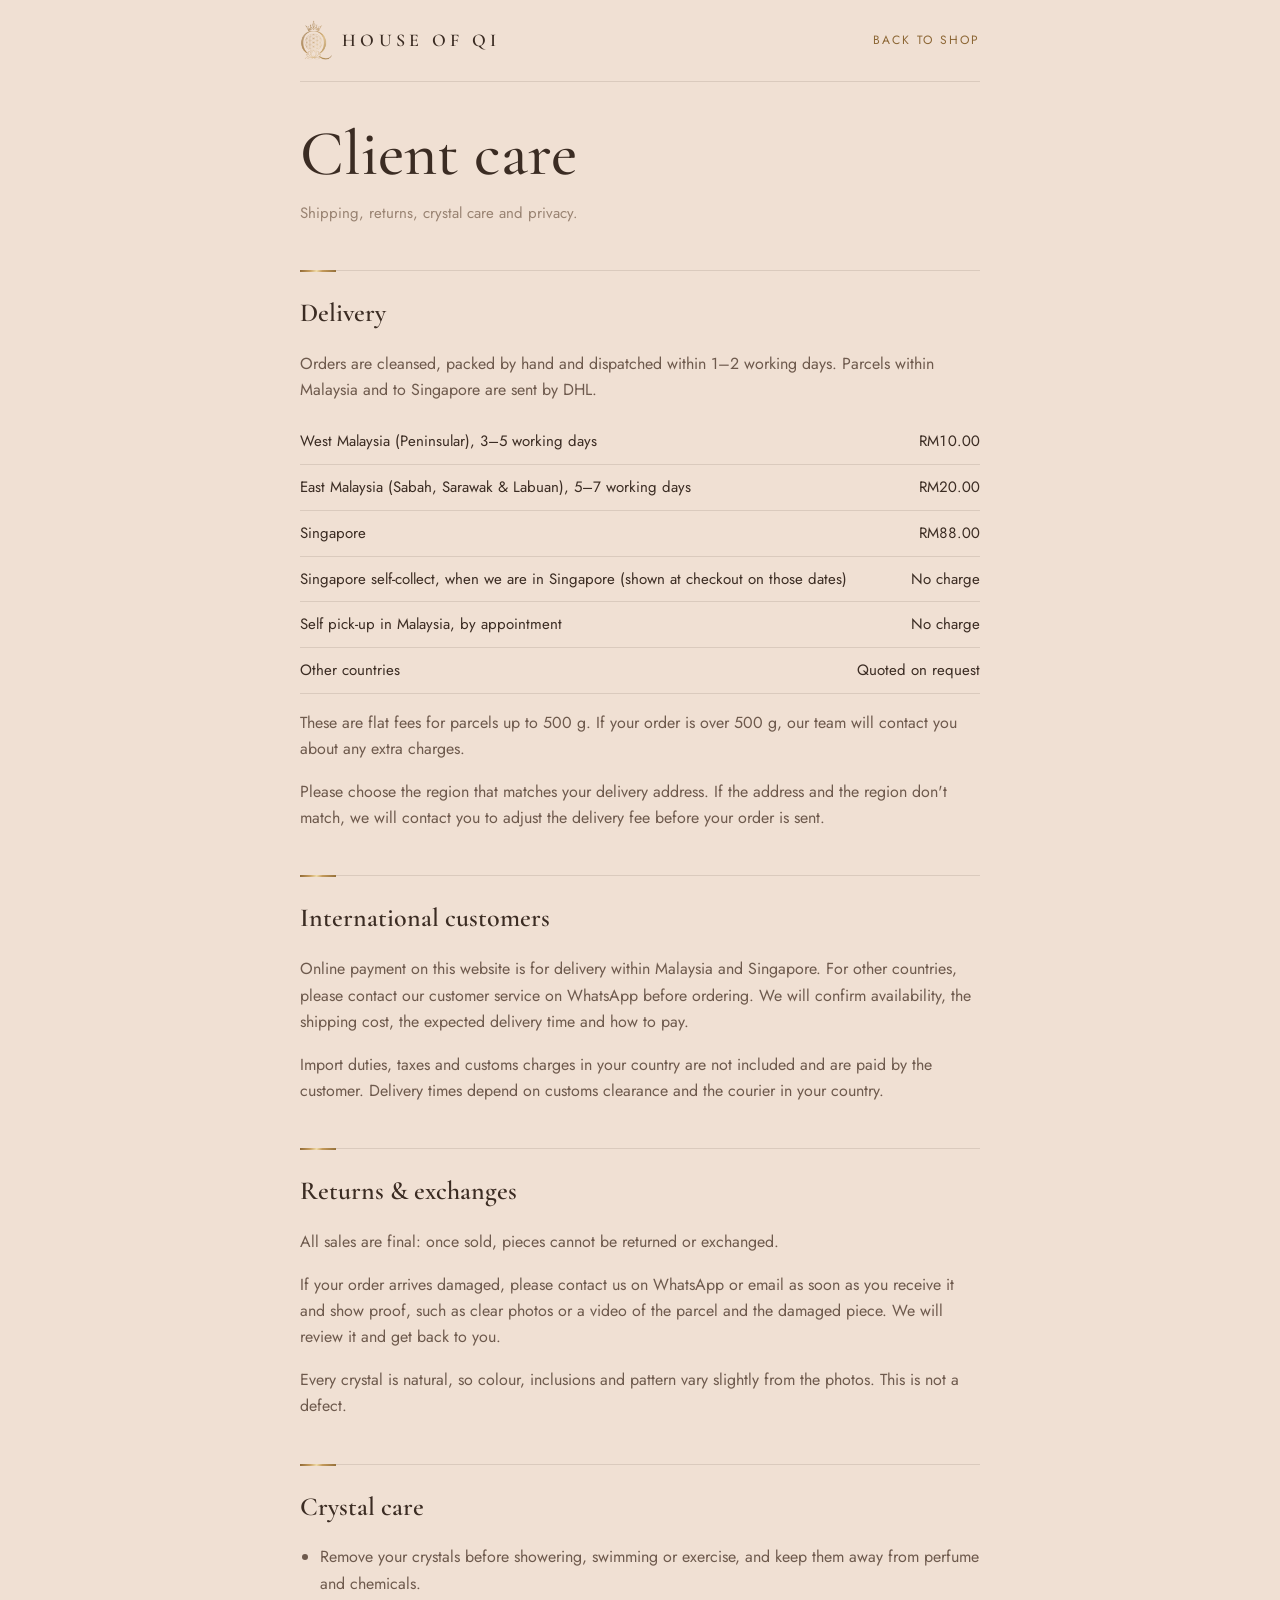
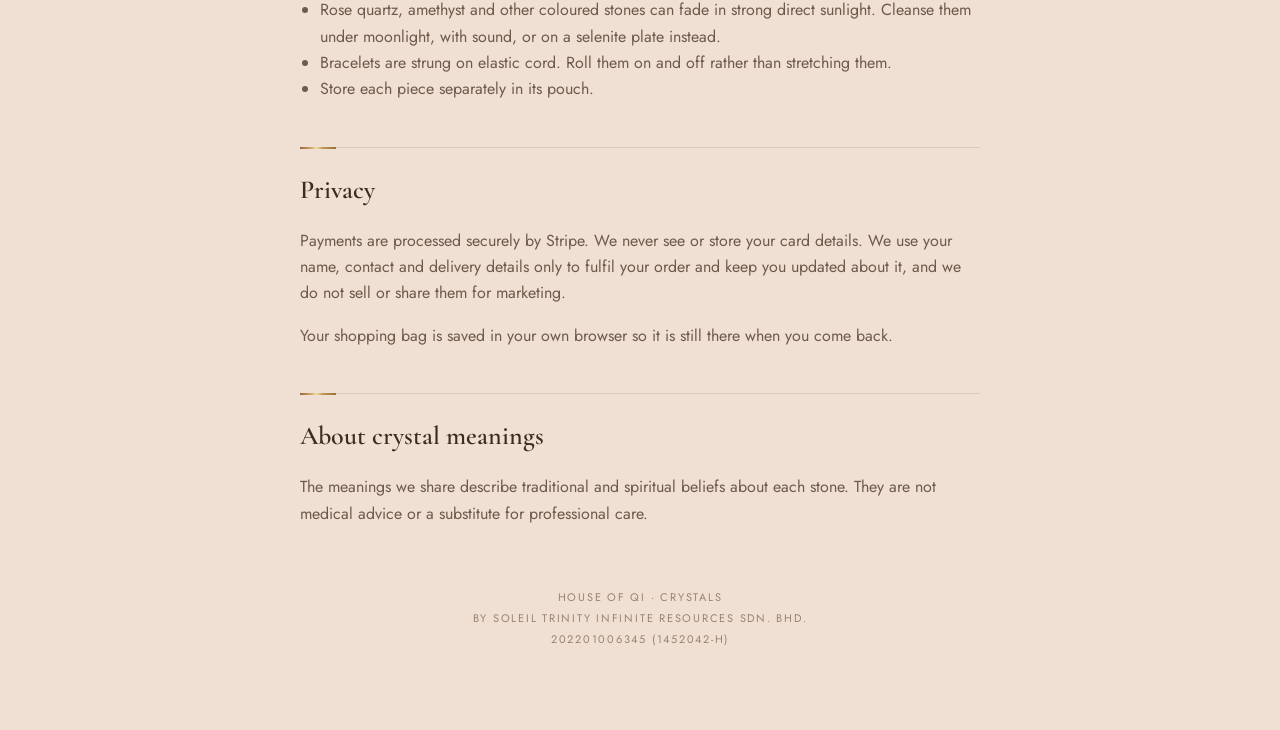
<file: policies.html>
<!doctype html>
<html lang="en">
<head>
<meta charset="utf-8">
<meta name="viewport" content="width=device-width, initial-scale=1, viewport-fit=cover">
<title>Shipping, Returns &amp; Privacy · House of Qi</title>
<link rel="canonical" href="https://houseofqi.shop/policies">
<meta name="description" content="Shipping, returns, crystal care and privacy for House of Qi.">
<link rel="icon" href="/assets/img/favicon.png">
<link rel="stylesheet" href="https://fonts.googleapis.com/css2?family=Cormorant+Garamond:wght@500;600&family=Jost:wght@400;500&display=swap">
<link rel="stylesheet" href="/assets/css/page.css?v=2">
</head>
<body>
<div class="wrap">
  <header><a class="brand" href="/"><span class="mark" aria-hidden="true"></span><b>House of Qi</b></a><a class="back" href="/">Back to shop</a></header>
  <h1>Client care</h1>
  <p class="lede">Shipping, returns, crystal care and privacy.</p>

  <h2 id="shipping">Delivery</h2>
  <p>Orders are cleansed, packed by hand and dispatched within 1–2 working days. Parcels within Malaysia and to Singapore are sent by DHL.</p>
  <table>
    <tr><td>West Malaysia (Peninsular), 3–5 working days</td><td>RM10.00</td></tr>
    <tr><td>East Malaysia (Sabah, Sarawak &amp; Labuan), 5–7 working days</td><td>RM20.00</td></tr>
    <tr><td>Singapore</td><td>RM88.00</td></tr>
    <tr><td>Singapore self-collect, when we are in Singapore (shown at checkout on those dates)</td><td>No charge</td></tr>
    <tr><td>Self pick-up in Malaysia, by appointment</td><td>No charge</td></tr>
    <tr><td>Other countries</td><td>Quoted on request</td></tr>
  </table>
  <p>These are flat fees for parcels up to 500 g. If your order is over 500 g, our team will contact you about any extra charges.</p>
  <p>Please choose the region that matches your delivery address. If the address and the region don't match, we will contact you to adjust the delivery fee before your order is sent.</p>

  <h2 id="international">International customers</h2>
  <p>Online payment on this website is for delivery within Malaysia and Singapore. For other countries, please contact our customer service on WhatsApp before ordering. We will confirm availability, the shipping cost, the expected delivery time and how to pay.</p>
  <p>Import duties, taxes and customs charges in your country are not included and are paid by the customer. Delivery times depend on customs clearance and the courier in your country.</p>

  <h2 id="returns">Returns &amp; exchanges</h2>
  <p>All sales are final: once sold, pieces cannot be returned or exchanged.</p>
  <p>If your order arrives damaged, please contact us on WhatsApp or email as soon as you receive it and show proof, such as clear photos or a video of the parcel and the damaged piece. We will review it and get back to you.</p>
  <p>Every crystal is natural, so colour, inclusions and pattern vary slightly from the photos. This is not a defect.</p>

  <h2 id="care">Crystal care</h2>
  <ul>
    <li>Remove your crystals before showering, swimming or exercise, and keep them away from perfume and chemicals.</li>
    <li>Rose quartz, amethyst and other coloured stones can fade in strong direct sunlight. Cleanse them under moonlight, with sound, or on a selenite plate instead.</li>
    <li>Bracelets are strung on elastic cord. Roll them on and off rather than stretching them.</li>
    <li>Store each piece separately in its pouch.</li>
  </ul>

  <h2 id="privacy">Privacy</h2>
  <p>Payments are processed securely by Stripe. We never see or store your card details. We use your name, contact and delivery details only to fulfil your order and keep you updated about it, and we do not sell or share them for marketing.</p>
  <p>Your shopping bag is saved in your own browser so it is still there when you come back.</p>

  <h2 id="meanings">About crystal meanings</h2>
  <p>The meanings we share describe traditional and spiritual beliefs about each stone. They are not medical advice or a substitute for professional care.</p>

  <footer>House of Qi · Crystals<br>by Soleil Trinity Infinite Resources Sdn.&nbsp;Bhd.<br>202201006345 (1452042-H)</footer>
</div>
</body>
</html>
</file>
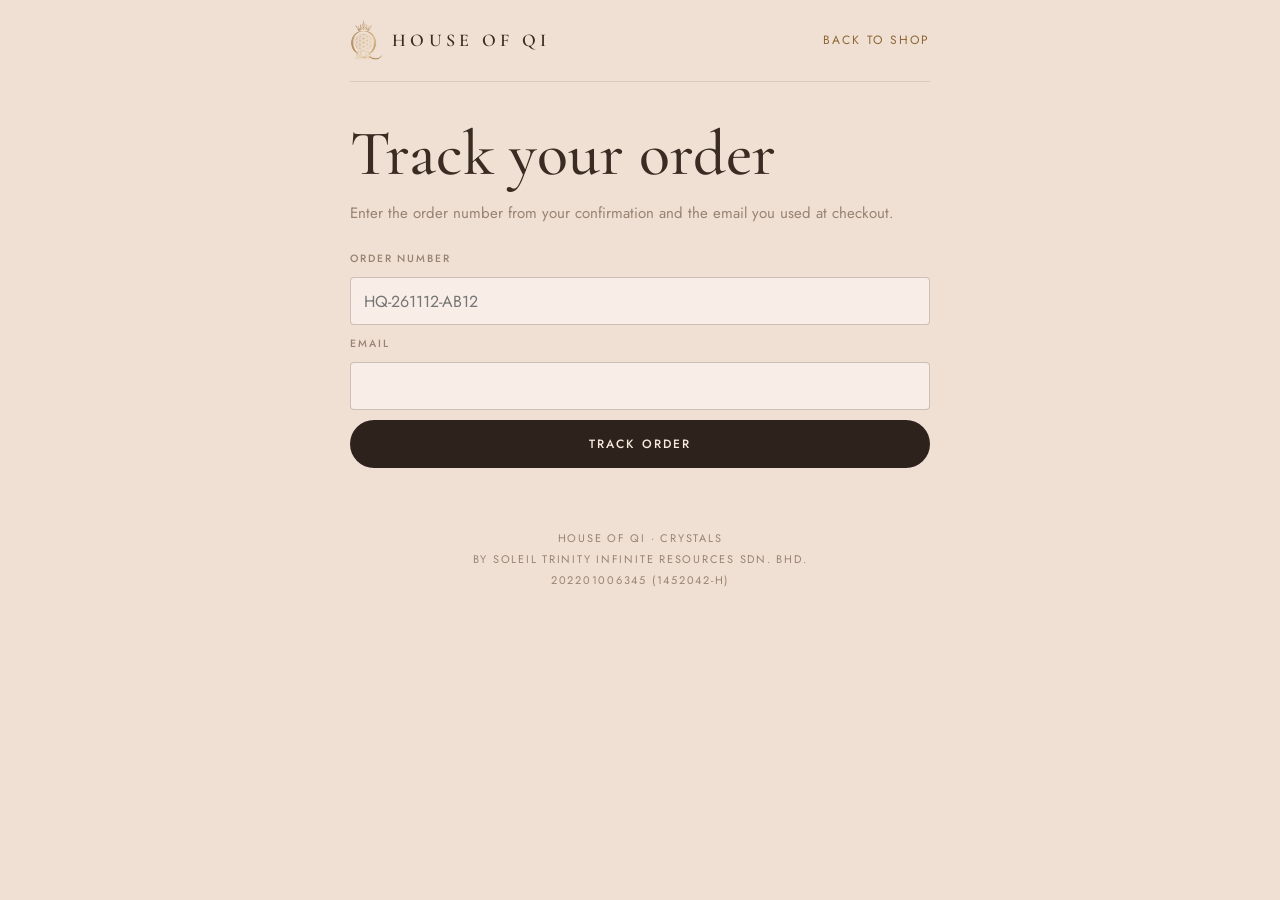
<file: track.html>
<!doctype html>
<html lang="en">
<head>
<meta charset="utf-8">
<meta name="viewport" content="width=device-width, initial-scale=1, viewport-fit=cover">
<meta name="robots" content="noindex">
<title>Track your order · House of Qi</title>
<link rel="icon" href="/assets/img/favicon.png">
<meta name="theme-color" content="#F0E0D3">
<link rel="stylesheet" href="https://fonts.googleapis.com/css2?family=Cormorant+Garamond:ital,wght@0,500;0,600;1,500&family=Jost:wght@400;500;600&display=swap">
<link rel="stylesheet" href="/assets/css/page.css?v=2">
<link rel="stylesheet" href="/assets/css/admin.css?v=1">
</head>
<body>
<div class="wrap track">
  <header><a class="brand" href="/"><span class="mark" aria-hidden="true"></span><b>House of Qi</b></a><a class="back" href="/">Back to shop</a></header>

  <section id="formView" hidden>
    <h1>Track your order</h1>
    <p class="lede">Enter the order number from your confirmation and the email you used at checkout.</p>
    <form id="tkForm" class="tk-form">
      <label for="ord">Order number</label>
      <input id="ord" placeholder="HQ-261112-AB12" autocomplete="off" autocapitalize="characters" required>
      <label for="em">Email</label>
      <input id="em" type="email" autocomplete="email" required>
      <button class="btn" type="submit">Track order</button>
      <p class="err" id="tkErr" hidden></p>
    </form>
  </section>

  <section id="loadView" class="lede" hidden>Finding your order…</section>
  <section id="tkView" class="tk" hidden aria-live="polite"></section>

  <footer>House of Qi · Crystals<br>by Soleil Trinity Infinite Resources Sdn.&nbsp;Bhd.<br>202201006345 (1452042-H)</footer>
</div>
<script src="/assets/js/track.js?v=1"></script>
</body>
</html>
</file>
<file: assets/css/page.css>
:root{--paper:#F0E0D3;--card:#F8EEE7;--ink:#3B2C23;--ink-2:#6E5A4D;--ink-3:#998372;--line:rgba(59,44,35,.12);--gold:#B48A52;--gold-deep:#8C6634;
  --gold-grad:linear-gradient(115deg,#8F6834 0%,#C79E5F 28%,#F1DCAA 46%,#C49A5B 62%,#94703A 100%);
  --f-display:"Cormorant Garamond",Garamond,"Times New Roman",serif;--f-body:"Jost","Futura","Avenir Next",system-ui,sans-serif;color-scheme:light}
*{box-sizing:border-box}
html,body{margin:0;background:var(--paper);color:var(--ink);font:400 16px/1.65 var(--f-body);-webkit-font-smoothing:antialiased}
a{color:var(--gold-deep)}
.wrap{max-width:720px;margin:0 auto;padding:0 max(20px,env(safe-area-inset-right,0px)) 80px max(20px,env(safe-area-inset-left,0px))}
header{display:flex;align-items:center;justify-content:space-between;gap:16px;padding-block:20px;border-bottom:1px solid var(--line);margin-bottom:40px}
.brand{display:flex;align-items:center;gap:10px;text-decoration:none;color:var(--ink)}
.mark{width:32px;height:41px;background:linear-gradient(120deg,#7E5A2A,#B48A52 45%,#D9B87E 60%,#8C6634);-webkit-mask:url(/assets/img/logo-mark.png) center/contain no-repeat;mask:url(/assets/img/logo-mark.png) center/contain no-repeat}
.brand b{font-family:var(--f-display);font-weight:600;font-size:18px;letter-spacing:.24em;text-transform:uppercase}
.back{font-size:12px;letter-spacing:.16em;text-transform:uppercase;text-decoration:none}
h1{font-family:var(--f-display);font-weight:500;font-size:clamp(44px,8vw,64px);line-height:1;margin:0 0 8px}
h2{font-family:var(--f-display);font-weight:600;font-size:26px;margin:44px 0 8px;padding-top:20px;border-top:1px solid var(--line)}
h2::before{content:"";display:block;width:36px;height:2px;background:var(--gold-grad);margin:-21px 0 20px}
p,li{color:var(--ink-2)} ul{padding-left:20px}
.lede{font-size:15px;color:var(--ink-3)}
table{width:100%;border-collapse:collapse;font-size:15px}
td{padding:10px 0;border-bottom:1px solid var(--line);vertical-align:top} td:last-child{text-align:right;font-variant-numeric:tabular-nums;color:var(--ink)}
footer{margin-top:60px;text-align:center;font-size:11px;letter-spacing:.16em;text-transform:uppercase;color:var(--ink-3);line-height:1.9}
</file>
<file: assets/css/admin.css>
/* Order page (admin) and order tracking (customer) */
.admin{max-width:820px}
.head-r{display:flex;align-items:center;gap:14px}
.mode{font-size:10px;font-weight:600;letter-spacing:.18em;text-transform:uppercase;color:#8C5A10;background:#F7E3C0;padding:5px 10px;border-radius:12px}
.link{background:none;border:0;padding:6px 0;font:500 12px var(--f-body);letter-spacing:.14em;text-transform:uppercase;color:var(--gold-deep);cursor:pointer}
code{font-size:14px;background:var(--card);padding:1px 6px;border-radius:3px}
.btn{display:inline-flex;align-items:center;justify-content:center;gap:8px;height:48px;padding:0 24px;border:0;border-radius:24px;background:#2E221C;color:#F6EADF;font:500 12px var(--f-body);letter-spacing:.18em;text-transform:uppercase;cursor:pointer;text-decoration:none;transition:transform .14s,opacity .2s}
.btn:active{transform:scale(.97)} .btn:disabled{opacity:.4;cursor:default}
.btn.gold{background:var(--gold-grad);color:#2E221C;font-weight:600}
.btn.ghost{background:none;border:1px solid rgba(59,44,35,.24);color:var(--ink)}
.btn.sm{height:38px;padding:0 16px;font-size:11px}
.login{display:grid;gap:10px;max-width:360px;margin-top:24px}
.login label{font-size:10.5px;font-weight:500;letter-spacing:.18em;text-transform:uppercase;color:var(--ink-3)}
input,select{height:48px;border:1px solid rgba(59,44,35,.24);border-radius:4px;background:var(--card);padding:0 13px;font:400 16px var(--f-body);color:var(--ink);width:100%;min-width:0}
input:focus,select:focus{outline:none;border-color:var(--gold)}
.err{margin:0;color:#A33E31;font-size:14px}
.titlebar{display:flex;align-items:baseline;justify-content:space-between;gap:12px}
.filters{display:flex;gap:8px;flex-wrap:wrap;margin:18px 0 22px}
.filters button{display:inline-flex;align-items:center;gap:8px;height:38px;padding:0 14px;border-radius:19px;border:1px solid rgba(59,44,35,.24);background:var(--card);font:500 13.5px var(--f-body);color:var(--ink-2);cursor:pointer}
.filters button.on{background:#2E221C;border-color:#2E221C;color:#F6EADF}
.filters i{font-style:normal;font-size:11.5px;min-width:20px;height:20px;line-height:20px;border-radius:10px;text-align:center;background:rgba(59,44,35,.08)}
.filters button.on i{background:rgba(246,234,223,.18);color:var(--gold-hi,#E3C48E)}
.empty{padding:40px 0;text-align:center;color:var(--ink-3)}
.oc{background:var(--card);border:1px solid var(--line);border-radius:6px;padding:18px 18px 16px;margin-bottom:14px;position:relative}
.oc::before{content:"";position:absolute;left:-1px;top:16px;bottom:16px;width:3px;border-radius:2px;background:var(--st,#C9A56C)}
.oc[data-s=confirmed]{--st:#C2412C}.oc[data-s=packed]{--st:#C9A56C}.oc[data-s=shipped],.oc[data-s=ready]{--st:#5E8A5A}
.oc-h{display:flex;align-items:center;gap:10px;flex-wrap:wrap}
.oc-no{font-family:var(--f-display);font-weight:600;font-size:22px;letter-spacing:.01em}
.pill{font-size:10px;font-weight:600;letter-spacing:.16em;text-transform:uppercase;padding:4px 9px;border-radius:10px;color:#fff;background:var(--st)}
.oc-h time{margin-left:auto;font-size:12.5px;color:var(--ink-3)}
.oc-c{margin-top:8px;font-size:14px;color:var(--ink-2);display:flex;flex-wrap:wrap;gap:4px 14px}
.oc-c b{color:var(--ink);font-weight:500}
.oc-c a{color:var(--gold-deep);text-decoration:none}
.oc ul{list-style:none;margin:12px 0 0;padding:12px 0 0;border-top:1px solid var(--line)}
.oc li{display:flex;justify-content:space-between;gap:12px;padding:5px 0;font-size:14.5px;color:var(--ink)}
.oc li small{display:block;font-size:12.5px;color:var(--ink-3);margin-top:1px}
.oc li span:last-child{font-variant-numeric:tabular-nums;white-space:nowrap}
.note{margin-top:10px;padding:10px 12px;border-radius:4px;background:#FBF1DF;font-size:13.5px;color:#6E4E16}
.deliv{margin-top:12px;display:grid;grid-template-columns:minmax(0,1fr) auto;gap:4px 12px;font-size:13.5px;color:var(--ink-2)}
.deliv b{font-weight:500;color:var(--ink)}
.deliv .addr{grid-column:1/2;line-height:1.5}
.deliv .tot{text-align:right;color:var(--ink);font-weight:500;font-variant-numeric:tabular-nums}
.act{margin-top:14px;padding-top:14px;border-top:1px solid var(--line);display:flex;flex-wrap:wrap;gap:10px;align-items:center}
.ship-form{display:grid;grid-template-columns:minmax(0,1fr) minmax(0,1.3fr);gap:8px;width:100%}
.ship-form .btn{grid-column:1/-1}
.sent{font-size:13.5px;color:var(--ink-2);width:100%}
.sent b{color:var(--ink);font-weight:500}
.undo{margin-left:auto}
.toast{position:fixed;left:50%;bottom:calc(24px + env(safe-area-inset-bottom,0px));transform:translate(-50%,20px);opacity:0;padding:10px 18px;border-radius:20px;background:#2E221C;color:#F6EADF;font-size:13.5px;transition:opacity .25s,transform .3s;pointer-events:none;white-space:nowrap}
.toast.on{opacity:1;transform:translate(-50%,0)}
@media (max-width:520px){.ship-form{grid-template-columns:1fr}.oc-h time{margin-left:0;width:100%}}

/* ---------- customer tracking ---------- */
.track{max-width:620px}
.tk-form{display:grid;gap:10px;margin-top:24px}
.tk-form label{font-size:10.5px;font-weight:500;letter-spacing:.18em;text-transform:uppercase;color:var(--ink-3)}
.tk{margin-top:8px}
.tk-hero{border-radius:8px;padding:28px 24px;background:var(--card);border:1px solid var(--line);transition:background .6s,color .6s}
.tk-hero .chip{display:inline-flex;align-items:center;gap:8px;height:28px;padding:0 12px;border-radius:14px;border:1px solid currentColor;font-size:10px;font-weight:600;letter-spacing:.2em;text-transform:uppercase}
.tk-hero .chip i{width:6px;height:6px;background:var(--gold);transform:rotate(45deg)}
.tk-hero h1{margin:18px 0 6px;font-size:clamp(40px,9vw,58px);line-height:.95}
.tk-hero h1 em{font-style:italic}
.tk-hero .no{font-family:var(--f-display);font-weight:600;font-size:22px}
.tk-hero p{margin:8px 0 0;color:var(--ink-2)}
.tk-hero.final{background:#2E221C;color:#F6EADF;border-color:#2E221C}
.tk-hero.final h1{background:var(--gold-grad);-webkit-background-clip:text;background-clip:text;color:transparent}
.tk-hero.final p{color:rgba(246,234,223,.8)}
.tk-hero.final .chip i{background:#E3C48E}
.steps{list-style:none;margin:28px 0 0;padding:0;position:relative;display:grid;gap:22px}
.steps::before{content:"";position:absolute;left:8px;top:9px;bottom:9px;width:1px;background:rgba(59,44,35,.24)}
.steps li{position:relative;display:grid;grid-template-columns:18px minmax(0,1fr) auto;gap:16px}
.steps .dot{position:relative;z-index:1;width:17px;height:17px;border-radius:50%;border:1px solid rgba(59,44,35,.24);background:var(--paper)}
.steps b{display:block;font-weight:500;font-size:15px;line-height:18px;color:var(--ink-3)}
.steps small{display:block;font-size:13px;color:var(--ink-3);margin-top:3px}
.steps time{font-size:12px;color:var(--ink-3);line-height:18px}
.steps li.done .dot{background:var(--gold);border-color:var(--gold)}
.steps li.done b,.steps li.now b{color:var(--ink)}
.steps li.now .dot{background:var(--gold-grad);border-color:transparent;box-shadow:0 0 0 5px rgba(180,138,82,.18)}
.steps li.now small{color:var(--ink-2)}
.tracking{margin-top:22px;padding:14px 16px;border-radius:6px;background:#FBF1DF;font-size:14px}
.tracking b{font-weight:600;letter-spacing:.04em}
.tk-sum{margin-top:24px;padding:16px;border-radius:6px;background:var(--card);border:1px solid var(--line)}
.tk-sum li{display:flex;justify-content:space-between;gap:12px;padding:5px 0;font-size:14.5px;list-style:none}
.tk-sum ul{margin:0;padding:0}
.tk-sum .tot{display:flex;justify-content:space-between;margin-top:8px;padding-top:10px;border-top:1px solid rgba(59,44,35,.24);font-weight:500}
.again{margin-top:22px}
header .brand b{white-space:nowrap}
@media (max-width:520px){header .brand b{font-size:15px;letter-spacing:.16em}.mode{padding:4px 8px;letter-spacing:.12em}.head-r{gap:10px}}

/* ---------- tabs + stock ---------- */
.tabs-top{display:flex;gap:4px;margin:-22px 0 26px;border-bottom:1px solid var(--line)}
.tabs-top button{position:relative;background:none;border:0;padding:12px 16px 14px;font:500 13px var(--f-body);letter-spacing:.16em;text-transform:uppercase;color:var(--ink-3);cursor:pointer}
.tabs-top button.on{color:var(--ink)}
.tabs-top button.on::after{content:"";position:absolute;left:12px;right:12px;bottom:-1px;height:2px;background:var(--gold-grad)}
.tb-actions{display:flex;gap:18px}
.sum-tiles{display:grid;grid-template-columns:repeat(4,minmax(0,1fr));gap:10px;margin:16px 0 18px}
.sum-tiles div{background:var(--card);border:1px solid var(--line);border-radius:6px;padding:12px 14px;display:flex;flex-direction:column;gap:2px;min-width:0}
.sum-tiles span{font-size:10px;font-weight:600;letter-spacing:.16em;text-transform:uppercase;color:var(--ink-3)}
.sum-tiles b{font-family:var(--f-display);font-weight:600;font-size:28px;line-height:1.1;font-variant-numeric:lining-nums}
.sum-tiles small{font-size:12px;color:var(--ink-3)}
@media (max-width:640px){.sum-tiles{grid-template-columns:1fr 1fr}}
.s-tools{display:flex;gap:10px;align-items:center}
.s-tools input{flex:1}
.s-list{display:flex;flex-direction:column;border-top:1px solid var(--line)}
.s-row{display:grid;grid-template-columns:56px minmax(0,1fr) auto;gap:14px;align-items:center;width:100%;padding:10px 4px;border:0;border-bottom:1px solid var(--line);background:none;text-align:left;cursor:pointer;font:inherit;color:inherit}
.s-row:hover{background:rgba(255,255,255,.35)}
.s-row img{width:56px;height:56px;border-radius:4px;object-fit:cover;background:var(--card)}
.s-row.out img{opacity:.45}
.s-main{min-width:0;display:flex;flex-direction:column;gap:2px}
.s-main b{font-weight:500;font-size:15px;white-space:nowrap;overflow:hidden;text-overflow:ellipsis}
.s-main small{font-size:12.5px;color:var(--ink-3);white-space:nowrap;overflow:hidden;text-overflow:ellipsis}
.s-flags{display:flex;gap:5px;flex-wrap:wrap}
.s-flags em{font-style:normal;font-size:10px;font-weight:600;letter-spacing:.08em;text-transform:uppercase;padding:1px 6px;border-radius:8px;background:rgba(59,44,35,.07);color:var(--ink-3)}
.s-flags em.g{background:#F7E3C0;color:#8C5A10}.s-flags em.s{background:#E3EEDC;color:#3F6B3A}
.s-num{text-align:right;display:flex;flex-direction:column;gap:2px}
.s-num b{font-family:var(--f-display);font-weight:600;font-size:26px;line-height:1;font-variant-numeric:lining-nums}
.s-num b.low{color:#B5651D}.s-num b.zero{color:#A33E31}
.s-num small{font-size:12px;color:var(--ink-3)}
.setup-box{padding:18px;border-radius:6px;background:#FBF1DF;color:#6E4E16;font-size:14.5px}
dialog.sheet-d{border:0;padding:0;border-radius:10px;width:min(680px,calc(100vw - 24px));max-height:calc(100vh - 32px);background:var(--paper);color:var(--ink);box-shadow:0 30px 80px rgba(46,34,28,.35)}
dialog.sheet-d::backdrop{background:rgba(46,34,28,.45)}
@media (max-width:640px){dialog.sheet-d{width:100vw;max-width:100vw;height:100%;max-height:100%;border-radius:0;margin:0}}
.ed{padding:20px 22px 28px;display:flex;flex-direction:column;gap:14px}
.ed-h{display:flex;justify-content:space-between;align-items:center;position:sticky;top:-20px;background:var(--paper);padding:6px 0;margin-top:-6px;z-index:2}
.ed-h b{font-family:var(--f-display);font-weight:600;font-size:24px}
.ed-photo{display:grid;grid-template-columns:140px minmax(0,1fr);gap:16px;align-items:center}
.ed-photo img{width:140px;height:160px;border-radius:6px;object-fit:cover}
.ed-ph-act{display:flex;flex-direction:column;gap:8px;align-items:flex-start}
.ed-ph-act small{font-size:12.5px;color:var(--ink-3)}
.ed-stock{background:var(--card);border:1px solid var(--line);border-radius:6px;padding:14px;display:flex;flex-direction:column;gap:12px}
.ed-stock>div:first-child{display:flex;align-items:baseline;gap:12px;flex-wrap:wrap}
.ed-stock span{font-size:10px;font-weight:600;letter-spacing:.16em;text-transform:uppercase;color:var(--ink-3)}
.ed-stock b{font-family:var(--f-display);font-weight:600;font-size:40px;line-height:1}
.ed-stock b.zero{color:#A33E31}
.ed-stock small{font-size:13px;color:var(--ink-3)}
.ed-acts{display:flex;gap:8px;flex-wrap:wrap}
.mv{border-top:1px solid var(--line);padding-top:12px;display:flex;flex-direction:column;gap:10px}
.mv b{font-weight:500}
.grid-f{display:grid;grid-template-columns:1fr 1fr;gap:10px 12px}
@media (max-width:480px){.grid-f{grid-template-columns:1fr}}
.f{display:flex;flex-direction:column;gap:5px;min-width:0}
.f span{font-size:10px;font-weight:500;letter-spacing:.16em;text-transform:uppercase;color:var(--ink-3)}
.f input[readonly]{background:transparent;color:var(--ink-3)}
textarea{border:1px solid rgba(59,44,35,.24);border-radius:4px;background:var(--card);padding:11px 13px;font:400 15px/1.45 var(--f-body);color:var(--ink);resize:vertical;width:100%}
textarea:focus{outline:none;border-color:var(--gold)}
.margin{margin:-4px 0 0;font-size:13px;color:#3F6B3A;min-height:1em}
.toggles{display:flex;flex-direction:column;gap:8px;font-size:14.5px}
.toggles label{display:flex;align-items:center;gap:10px}
.toggles input{width:20px;height:20px;accent-color:#8C6634}
.ed-f{display:flex;align-items:center;justify-content:space-between;gap:12px}
.danger{color:#A33E31}
.ed h3{font-family:var(--f-display);font-weight:600;font-size:22px;margin:10px 0 0;padding:0;border:0}
.ed h3::before{display:none}
.hist{list-style:none;margin:0;padding:0}
.hist li{display:grid;grid-template-columns:80px minmax(0,1fr) auto;gap:10px;align-items:start;padding:9px 0;border-bottom:1px solid var(--line);font-size:14px}
.hist .muted{display:block;color:var(--ink-3)}
.h-k{font-size:10px;font-weight:600;letter-spacing:.12em;text-transform:uppercase;padding:3px 7px;border-radius:8px;text-align:center;background:rgba(59,44,35,.07)}
.h-k.sale{background:#E3EEDC;color:#3F6B3A}.h-k.restock{background:#F7E3C0;color:#8C5A10}
.h-d small{display:block;font-size:12px;color:var(--ink-3)}
.imp-opts{display:flex;flex-wrap:wrap;gap:12px;align-items:center}
.imp-opts .or{font-size:13px;color:var(--ink-3)}
.imp-url{display:flex;gap:8px;flex:1;min-width:260px}
.imp-sum{display:flex;justify-content:space-between;flex-wrap:wrap;gap:8px;padding:12px 14px;background:var(--card);border-radius:6px}
.notes{margin:0;padding-left:18px;font-size:13.5px;color:var(--ink-2)}
.tbl{max-height:340px;overflow:auto;border:1px solid var(--line);border-radius:6px;background:var(--card)}
.tbl table{width:100%;border-collapse:collapse;font-size:12.5px}
.tbl th{position:sticky;top:0;background:#EFE1D5;text-align:left;padding:7px 8px;font-weight:600}
.tbl td{padding:6px 8px;border-top:1px solid var(--line);white-space:nowrap}
.tbl tr.ex td{color:var(--ink-3)}

/* ---------- Marketing ---------- */
.m-sec{margin:26px 0 8px}
.m-h{display:flex;align-items:center;justify-content:space-between;gap:12px}
.m-h h2{font-family:var(--f-display);font-weight:600;font-size:26px;margin:0;padding:0;border:0}
.m-h h2::before{display:none}
.m-lede{margin:4px 0 12px;font-size:14px;color:var(--ink-3)}
.m-list{display:flex;flex-direction:column;border-top:1px solid var(--line)}
.m-empty{font-size:14.5px;color:var(--ink-2);padding:14px 2px;margin:0;border-bottom:1px solid var(--line)}
.m-row{display:grid;grid-template-columns:minmax(0,1fr) auto;gap:14px;align-items:center;width:100%;padding:13px 4px;border:0;border-bottom:1px solid var(--line);background:none;text-align:left;cursor:pointer;font:inherit;color:inherit}
.m-row:hover{background:rgba(255,255,255,.35)}
.m-main{display:flex;flex-direction:column;gap:3px;min-width:0}
.m-main b{font-weight:500;font-size:15.5px}
.m-main small{font-size:12.5px;color:var(--ink-3)}
.m-code{align-self:flex-start;font:600 13px/1 ui-monospace,SFMono-Regular,Menlo,monospace;letter-spacing:.08em;padding:5px 8px;border:1px dashed #B48A52;border-radius:4px;background:#FBF4EA;color:#7A5426}
.m-num{display:flex;flex-direction:column;align-items:flex-end;gap:4px;text-align:right}
.m-num small{font-size:12px;color:var(--ink-3);white-space:nowrap}
.st{font-style:normal;font-size:10px;font-weight:600;letter-spacing:.08em;text-transform:uppercase;padding:3px 8px;border-radius:9px;white-space:nowrap}
.st.live{background:#E3EEDC;color:#3F6B3A}.st.soon{background:#F7E3C0;color:#8C5A10}.st.end,.st.off{background:rgba(59,44,35,.07);color:var(--ink-3)}
.m-ann{display:flex;flex-direction:column;gap:12px;background:var(--card);border:1px solid var(--line);border-radius:6px;padding:14px}
.grid-f.g3{grid-template-columns:1fr 1fr auto;align-items:end}
@media (max-width:560px){.grid-f.g3{grid-template-columns:1fr 1fr}.grid-f.g3 .tgl{grid-column:1/-1}}
.tgl{display:flex;align-items:center;gap:8px;font-size:14.5px;min-height:44px}
.tgl input{width:20px;height:20px;accent-color:#8C6634}
.ann-prev{background:#3B2C23;color:#F5E9DD;text-align:center;font-size:12.5px;letter-spacing:.06em;padding:9px 12px;border-radius:4px}
.seg{display:flex;border:1px solid rgba(59,44,35,.24);border-radius:6px;overflow:hidden}
.seg label{flex:1;position:relative}
.seg input{position:absolute;opacity:0;inset:0;margin:0;cursor:pointer}
.seg span{display:block;text-align:center;padding:10px 6px;font-size:14px;font-weight:500;background:var(--card)}
.seg label+label span{border-left:1px solid rgba(59,44,35,.18)}
.seg input:checked+span{background:#3B2C23;color:#fff}
.seg input:focus-visible+span{outline:2px solid var(--gold);outline-offset:-2px}
.m-sum{margin:0;font-size:13.5px;color:#3F6B3A;background:#EEF4EA;border-radius:4px;padding:10px 12px}
.m-sum:empty{display:none}
#sPick{display:flex;flex-direction:column;gap:8px}
.pick-h{display:flex;justify-content:space-between;align-items:center;font-size:13px;color:var(--ink-3)}
.pick{max-height:260px;overflow:auto;border:1px solid var(--line);border-radius:6px;background:var(--card)}
.pick label{display:grid;grid-template-columns:20px minmax(0,1fr) auto;gap:10px;align-items:center;padding:9px 12px;border-bottom:1px solid var(--line);font-size:14px;cursor:pointer}
.pick label:last-child{border-bottom:0}
.pick input{width:18px;height:18px;accent-color:#8C6634}
.pick small{font-size:12px;color:var(--ink-3);white-space:nowrap}
.muted{color:var(--ink-3);font-size:13px}
.note.promo{background:#FBF4EA;color:#7A5426}
.m-coll{grid-template-columns:52px minmax(0,1fr) auto}
.m-cov{width:52px;height:52px;border-radius:6px;overflow:hidden;background:var(--card)}
.m-cov img{width:100%;height:100%;object-fit:cover;display:block}
.m-main b small.zh{font-size:12px;color:var(--ink-3);font-weight:400}

.kcov{display:flex;gap:14px;align-items:flex-start}
.kcov-img{flex:none;width:96px;height:120px;border-radius:6px;overflow:hidden;background:var(--card);border:1px dashed rgba(59,44,35,.25);display:grid;place-items:center}
.kcov-img img{width:100%;height:100%;object-fit:cover}
.kcov-img em{font-style:normal;font-size:11px;color:var(--ink-3);text-align:center;padding:6px}
.kcov-b{display:flex;flex-direction:column;align-items:flex-start;gap:8px}
.kcov-b label.btn{cursor:pointer}
.kcov-b small{font-size:12px;color:var(--ink-3);line-height:1.4}
.kcov span,.kcov small,.kcov em,.kcov button{text-transform:none;letter-spacing:normal}
.kcov-b small{font-size:12.5px;font-weight:400}
.kcov-b .btn{text-transform:uppercase;letter-spacing:.12em}
.kcov-b .link{text-transform:uppercase;letter-spacing:.1em;font-size:12px}

.note.warn{background:#FBE7E1;color:#8E3423}

/* home page banner editor */
.ban-grid{display:flex;flex-wrap:wrap;gap:10px;margin-top:6px}
.ban-img{position:relative;flex:none;width:168px;aspect-ratio:16/10;border-radius:6px;overflow:hidden;background:var(--card);border:1px solid var(--line);display:grid;place-items:center}
.ban-img img{width:100%;height:100%;object-fit:cover}
.ban-add{border:1px dashed rgba(59,44,35,.3);cursor:pointer}
.ban-add em{font-style:normal;font-size:12px;letter-spacing:.08em;text-transform:uppercase;color:var(--ink-2)}
.ban-tools{position:absolute;right:6px;bottom:6px;display:flex;gap:4px}
.ban-tools button{width:26px;height:26px;border-radius:50%;background:rgba(255,255,255,.92);color:#3B2C23;font-size:14px;line-height:1;display:grid;place-items:center;box-shadow:0 1px 4px rgba(0,0,0,.2)}
.ban-tools button:disabled{opacity:.35}
.ban-tools button[data-bdel]{color:#A33A2B}
.m-ann .hint{display:block;font-size:12px;color:var(--ink-3);margin-top:4px;text-transform:none;letter-spacing:0;font-weight:400}
.tb-acts{display:flex;gap:22px;align-items:baseline}

/* affiliates */
.aff-sum{display:block;margin-top:4px;font-weight:600;color:var(--ink-2)}
.aff-stats{display:grid;grid-template-columns:repeat(3,1fr);gap:8px;margin:2px 0 12px}
.aff-stats div{background:rgba(255,255,255,.45);border:1px solid var(--line);border-radius:8px;padding:10px 12px}
.aff-stats span{display:block;font-size:10.5px;letter-spacing:.14em;text-transform:uppercase;color:var(--ink-3);font-weight:600}
.aff-stats b{display:block;font-family:var(--f-display,serif);font-size:22px;font-weight:500}
.aff-stats small{font-size:11.5px;color:var(--ink-3)}
.aff-links{display:flex;flex-wrap:wrap;gap:8px;margin-bottom:16px}
.aff-links a{text-decoration:none}
.aff-sales{margin-top:18px;border-top:1px solid var(--line);padding-top:12px}
.aff-sale{display:flex;justify-content:space-between;gap:12px;padding:10px 0;border-bottom:1px solid var(--line);font-size:14px}
.aff-sale small{display:block;font-size:12px;color:var(--ink-3)}.aff-sale .r{text-align:right}
.aff-sale .link{font-size:11px;padding:0;margin-left:4px}
.aff-con{margin:4px 0 18px;padding:14px;border:1px solid var(--line);border-radius:8px;background:rgba(255,255,255,.35)}
.aff-con-h{display:flex;justify-content:space-between;align-items:center;gap:10px}
.aff-con .hint{font-size:12.5px;color:var(--ink-3);margin:4px 0 8px}
.aff-con .mv{margin:8px 0 10px}
.aff-con .row-b{display:flex;gap:14px;align-items:center;margin-top:8px}
.aff-log{margin-top:8px;font-size:13px}.aff-log summary{cursor:pointer;color:var(--ink-2);padding:6px 0}
.imp-reset{margin-top:22px;border-top:1px solid var(--line);padding-top:12px;font-size:13.5px;color:var(--ink-2)}
.imp-reset summary{cursor:pointer;color:#A33A2B;font-weight:500}
.imp-reset .row-b{display:flex;gap:10px;align-items:center;margin-top:8px}
.imp-reset input{font:inherit;padding:8px 10px;border:1px solid var(--line);border-radius:6px;background:var(--card);width:150px}
.btn.danger{background:#A33A2B;color:#fff}.btn.danger:disabled{opacity:.4}

/* photo adjuster */
.crop-d .ed{max-width:520px}
.crop-stage{position:relative;width:min(100%,440px);aspect-ratio:1;margin:6px auto 12px;border-radius:6px;overflow:hidden;touch-action:none;cursor:grab;background:#ddd;box-shadow:0 0 0 1px var(--line)}
.crop-stage:active{cursor:grabbing}
.crop-stage canvas{width:100%;height:100%;display:block}
.crop-grid{position:absolute;inset:0;pointer-events:none;background:
  linear-gradient(to right,transparent calc(33.33% - .5px),rgba(255,255,255,.55) calc(33.33% - .5px),rgba(255,255,255,.55) calc(33.33% + .5px),transparent calc(33.33% + .5px),transparent calc(66.66% - .5px),rgba(255,255,255,.55) calc(66.66% - .5px),rgba(255,255,255,.55) calc(66.66% + .5px),transparent calc(66.66% + .5px)),
  linear-gradient(to bottom,transparent calc(33.33% - .5px),rgba(255,255,255,.55) calc(33.33% - .5px),rgba(255,255,255,.55) calc(33.33% + .5px),transparent calc(33.33% + .5px),transparent calc(66.66% - .5px),rgba(255,255,255,.55) calc(66.66% - .5px),rgba(255,255,255,.55) calc(66.66% + .5px),transparent calc(66.66% + .5px))}
.crop-row{display:flex;align-items:center;gap:10px;max-width:440px;margin:0 auto 10px}
.crop-row input[type=range]{flex:1;accent-color:var(--ink)}
.crop-z{font-size:18px;color:var(--ink-2);width:14px;text-align:center}
.crop-tools{flex-wrap:wrap}
.crop-bg{display:flex;align-items:center;gap:6px;font-size:12px;color:var(--ink-3);margin-left:auto}
.crop-bg button{width:22px;height:22px;border-radius:50%;border:1px solid rgba(0,0,0,.2);padding:0}
.crop-bg button[data-bg="#FFFFFF"]{background:#fff}.crop-bg button[data-bg="#EFE3D7"]{background:#EFE3D7}.crop-bg button[data-bg="#1E1714"]{background:#1E1714}
.crop-bg button.on{outline:2px solid var(--ink);outline-offset:2px}
.ed-ph-act{display:flex;flex-wrap:wrap;gap:8px 12px;align-items:center}

/* extra angles */
.ed-ang{margin:-4px 0 16px}
.ang-h{display:flex;gap:10px;align-items:baseline;flex-wrap:wrap;margin-bottom:8px}.ang-h small{color:var(--ink-3);font-size:12px}
.ang-grid{display:flex;flex-wrap:wrap;gap:10px}
.ang{position:relative;width:96px;aspect-ratio:1;border-radius:6px;overflow:hidden;background:var(--card);border:1px solid var(--line);display:grid;place-items:center}
.ang img{width:100%;height:100%;object-fit:cover}
.ang-add{border:1px dashed rgba(59,44,35,.3);cursor:pointer}.ang-add em{font-style:normal;font-size:11px;letter-spacing:.06em;text-transform:uppercase;color:var(--ink-2);text-align:center;padding:4px}
.ang-t{position:absolute;left:4px;right:4px;bottom:4px;display:flex;justify-content:space-between;gap:2px}
.ang-t button{width:21px;height:21px;border-radius:50%;background:rgba(255,255,255,.92);color:#3B2C23;font-size:12px;line-height:1;display:grid;place-items:center;padding:0;box-shadow:0 1px 3px rgba(0,0,0,.2)}
.ang-t button:disabled{opacity:.35}.ang-t button[data-adel]{color:#A33A2B}
.notes li.warn{color:#A33A2B;font-weight:500}
.inv-f{border:1px dashed var(--line);border-radius:10px;padding:10px 12px;display:flex;flex-direction:column;gap:8px}.inv-f small{font-weight:400}
.inv-row{display:grid;grid-template-columns:130px 1fr auto;gap:14px;align-items:center;padding:14px 6px;border-bottom:1px solid var(--line);cursor:pointer}
.inv-row:hover{background:rgba(180,138,82,.07)}
.inv-row small{display:block;margin-top:2px}
.inv-a b{display:block;font-size:15px}.inv-a span{font-size:13px;color:var(--muted,#8b7766)}
.inv-c{text-align:right}.inv-c b{display:block;font-size:16px}
.inv-tag{display:inline-block;margin-top:4px;font-style:normal;font-size:11px;letter-spacing:1.2px;text-transform:uppercase;padding:3px 9px;border-radius:999px}
.inv-tag.paid{background:#e4f0e1;color:#3d6b35}.inv-tag.due{background:#f8ead2;color:#8c6634}.inv-tag.void{background:#f3dcdc;color:#9a3a3a}
.inv-row.is-void b{text-decoration:line-through;opacity:.6}
@media (max-width:640px){.inv-row{grid-template-columns:1fr auto}.inv-a{grid-column:1/-1;display:flex;gap:10px;align-items:baseline}}
.h-k.gift{background:#F3E1EA;color:#8A3D63}
.s-flags em.gf{background:#F3E1EA;color:#8A3D63}

/* pre-orders */
.pill.po{background:#f3e3c7;color:#7a5520;margin-left:6px}
.po-box{background:#fbf1e2;border:1px solid #ecd6b2;border-radius:12px;padding:10px 12px;margin:8px 0;font-size:14px;line-height:1.5}
.po-box.paid{background:#eef5ea;border-color:#cfe2c5}
.po-box .po-st{display:block;color:#7a6658;font-size:13px}
.po-box .po-act{display:flex;gap:10px;align-items:center;flex-wrap:wrap;margin:8px 0 4px}
.po-box small{display:block;color:#7a6658;font-size:12px}
.po-wait{color:#8a2c1f}
.toggles input[type=checkbox]{flex:none}
.f .ecoll label span,.f .ecoll label small{text-transform:none;letter-spacing:0;font-size:14px;color:var(--ink)}.f .ecoll label small{font-size:12px;color:var(--ink-3)}.f .ecoll .zh{font-size:13px;color:var(--ink-3)}
.pre-row{cursor:default}.pre-act{display:flex;gap:8px;flex-wrap:wrap;align-items:center;margin-top:8px}
.pre-row.is-sample{background:repeating-linear-gradient(135deg,transparent 0 14px,rgba(180,138,82,.05) 14px 28px)}
.ed-vid{margin:14px 0 4px}.ed-vid .ang-h{display:flex;gap:10px;align-items:baseline;flex-wrap:wrap;margin-bottom:8px}.ed-vid .ang-h small{color:var(--ink-3,#8a7a6c);font-size:13px}
.vid-row{display:flex;gap:14px;align-items:center;flex-wrap:wrap}.vid-row video{width:220px;max-width:100%;border-radius:10px;background:#000}.vid-act{display:flex;gap:12px;align-items:center;flex-wrap:wrap}.vid-act small{color:var(--ink-3,#8a7a6c)}
a.link{text-decoration:none;display:inline-block}
.fld{display:flex;flex-direction:column;gap:6px;margin:14px 0;font-size:12px;letter-spacing:.12em;text-transform:uppercase;color:var(--gold-deep)}.fld input{font:15px var(--f-body);padding:10px 12px;border:1px solid rgba(160,120,70,.35);border-radius:8px;background:#fff;max-width:240px;letter-spacing:0;text-transform:none;color:inherit}
.pill.rf{background:#e9e2dc;color:#7a6a5e}.sent.refunded{color:#7a6a5e}
.iid{display:inline-block;margin-left:8px;padding:1px 8px;border-radius:6px;background:#efe3d6;color:#5a4636;font:600 13px/1.6 ui-monospace,Menlo,monospace;letter-spacing:.02em;vertical-align:1px}
</file>
